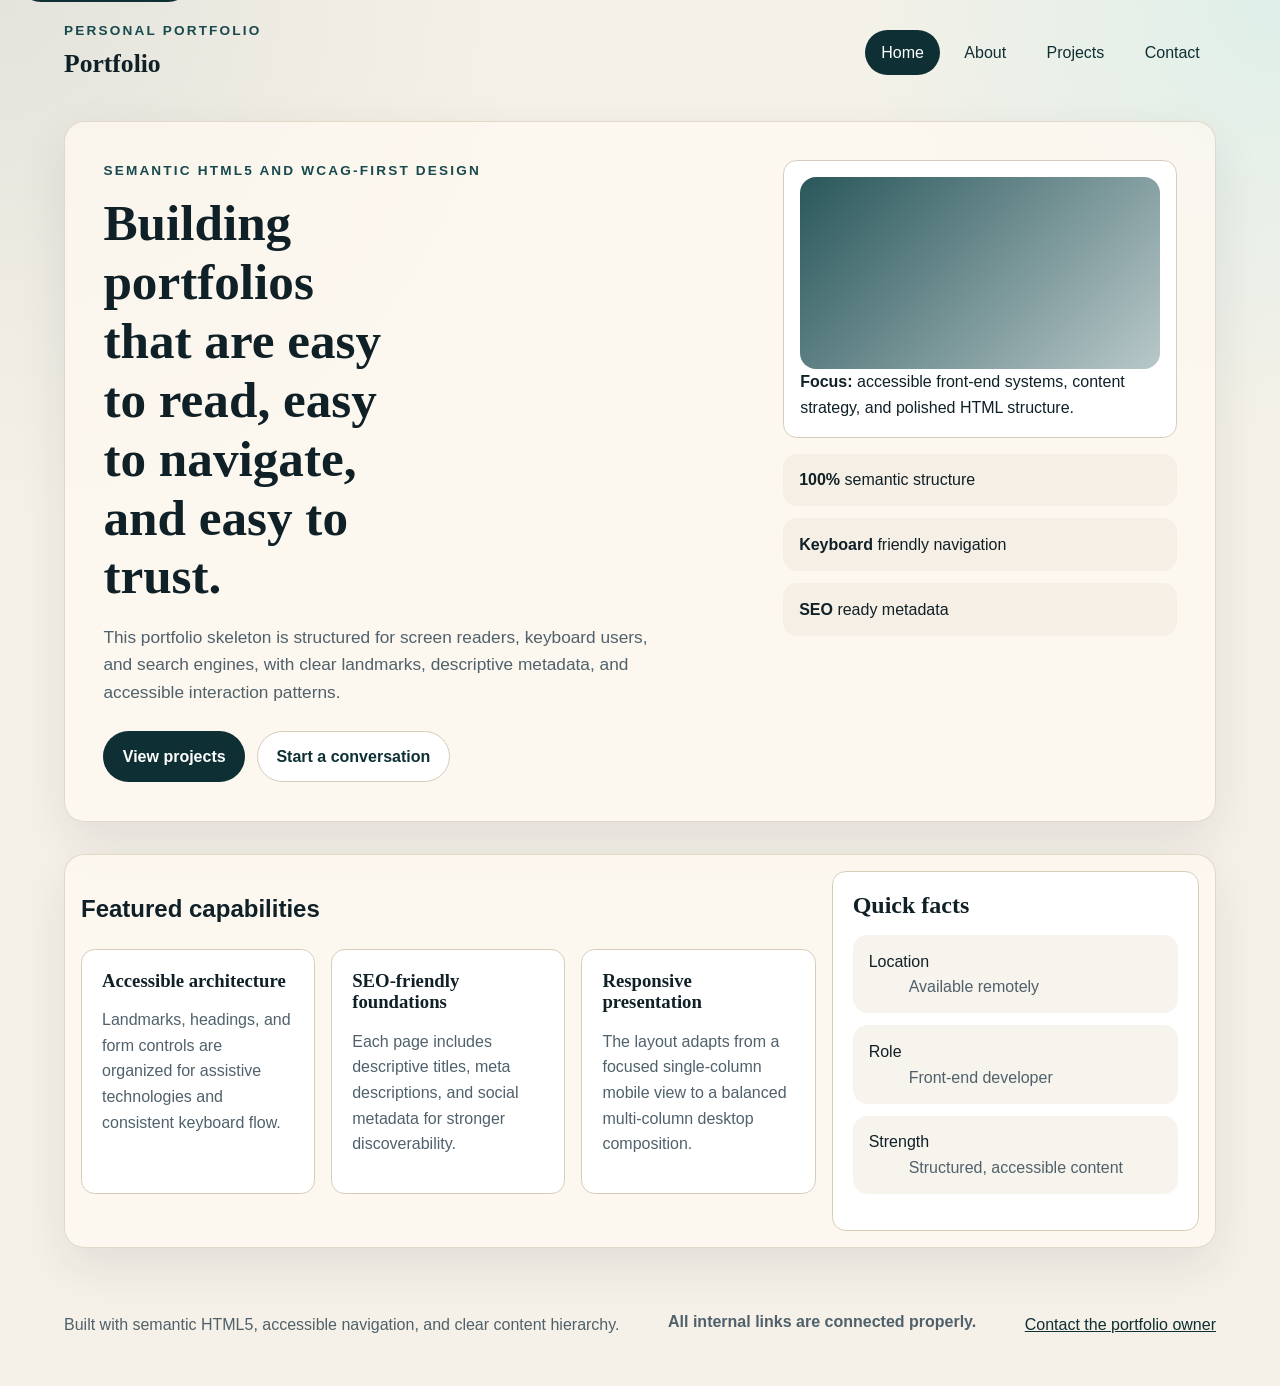
<file: index.html>
<!DOCTYPE html>
<html lang="en">
<head>
  <meta charset="utf-8">
  <meta name="viewport" content="width=device-width, initial-scale=1">
  <meta name="description" content="A semantic, accessible personal portfolio for a product designer and front-end developer focused on clear, inclusive digital experiences.">
  <meta name="keywords" content="portfolio, accessible web design, semantic HTML, WCAG, front-end developer, product designer">
  <meta name="author" content="Portfolio">
  <meta name="robots" content="index,follow">
  <meta name="theme-color" content="#0f172a">
  <meta property="og:type" content="website">
  <meta property="og:title" content="Portfolio | Accessible Front-End Work">
  <meta property="og:description" content="Semantic, SEO-friendly portfolio pages with WCAG-aligned structure and accessible navigation.">
  <meta property="og:site_name" content="Portfolio">
  <meta name="twitter:card" content="summary_large_image">
  <meta name="twitter:title" content="Portfolio | Accessible Front-End Work">
  <meta name="twitter:description" content="Semantic, SEO-friendly portfolio pages with WCAG-aligned structure and accessible navigation.">
  <title>Portfolio | Accessible Front-End Work</title>
  <link rel="stylesheet" href="assets/styles.css">
</head>
<body>
  <a class="skip-link" href="#main-content">Skip to main content</a>

  <header class="site-header" role="banner">
    <div class="brand-block">
      <p class="eyebrow">Personal Portfolio</p>
      <a class="brand" href="index.html" aria-label="Portfolio home">Portfolio</a>
    </div>

    <nav class="site-nav" aria-label="Primary navigation" role="navigation">
      <a class="nav-link is-current" href="index.html" aria-current="page">Home</a>
      <a class="nav-link" href="about.html">About</a>
      <a class="nav-link" href="projects.html">Projects</a>
      <a class="nav-link" href="contact.html">Contact</a>
    </nav>
  </header>

  <main id="main-content" role="main">
    <section class="hero" aria-labelledby="hero-title">
      <div class="hero-copy">
        <p class="eyebrow">Semantic HTML5 and WCAG-first design</p>
        <h1 id="hero-title">Building portfolios that are easy to read, easy to navigate, and easy to trust.</h1>
        <p class="lead">This portfolio skeleton is structured for screen readers, keyboard users, and search engines, with clear landmarks, descriptive metadata, and accessible interaction patterns.</p>
        <div class="hero-actions" aria-label="Primary actions">
          <a class="button button-primary" href="projects.html">View projects</a>
          <a class="button button-secondary" href="contact.html">Start a conversation</a>
        </div>
      </div>

      <aside class="hero-aside" aria-label="Profile summary">
        <figure class="profile-card">
          <div class="profile-art" aria-hidden="true"></div>
          <figcaption>
            <strong>Focus:</strong> accessible front-end systems, content strategy, and polished HTML structure.
          </figcaption>
        </figure>
        <ul class="stats-list" aria-label="Highlights">
          <li><strong>100%</strong> semantic structure</li>
          <li><strong>Keyboard</strong> friendly navigation</li>
          <li><strong>SEO</strong> ready metadata</li>
        </ul>
      </aside>
    </section>

    <section class="content-grid" aria-labelledby="featured-heading">
      <div>
        <h2 id="featured-heading">Featured capabilities</h2>
        <div class="card-grid">
          <article class="card">
            <h3>Accessible architecture</h3>
            <p>Landmarks, headings, and form controls are organized for assistive technologies and consistent keyboard flow.</p>
          </article>
          <article class="card">
            <h3>SEO-friendly foundations</h3>
            <p>Each page includes descriptive titles, meta descriptions, and social metadata for stronger discoverability.</p>
          </article>
          <article class="card">
            <h3>Responsive presentation</h3>
            <p>The layout adapts from a focused single-column mobile view to a balanced multi-column desktop composition.</p>
          </article>
        </div>
      </div>

      <aside class="sidebar" aria-labelledby="quick-facts-heading">
        <h2 id="quick-facts-heading">Quick facts</h2>
        <dl class="facts">
          <div>
            <dt>Location</dt>
            <dd>Available remotely</dd>
          </div>
          <div>
            <dt>Role</dt>
            <dd>Front-end developer</dd>
          </div>
          <div>
            <dt>Strength</dt>
            <dd>Structured, accessible content</dd>
          </div>
        </dl>
      </aside>
    </section>
  </main>

  <footer class="site-footer" role="contentinfo">
    <p>Built with semantic HTML5, accessible navigation, and clear content hierarchy.</p>
    <p class="status-note">All internal links are connected properly.</p>
    <address>
      <a href="contact.html">Contact the portfolio owner</a>
    </address>
  </footer>
</body>
</html>
</file>
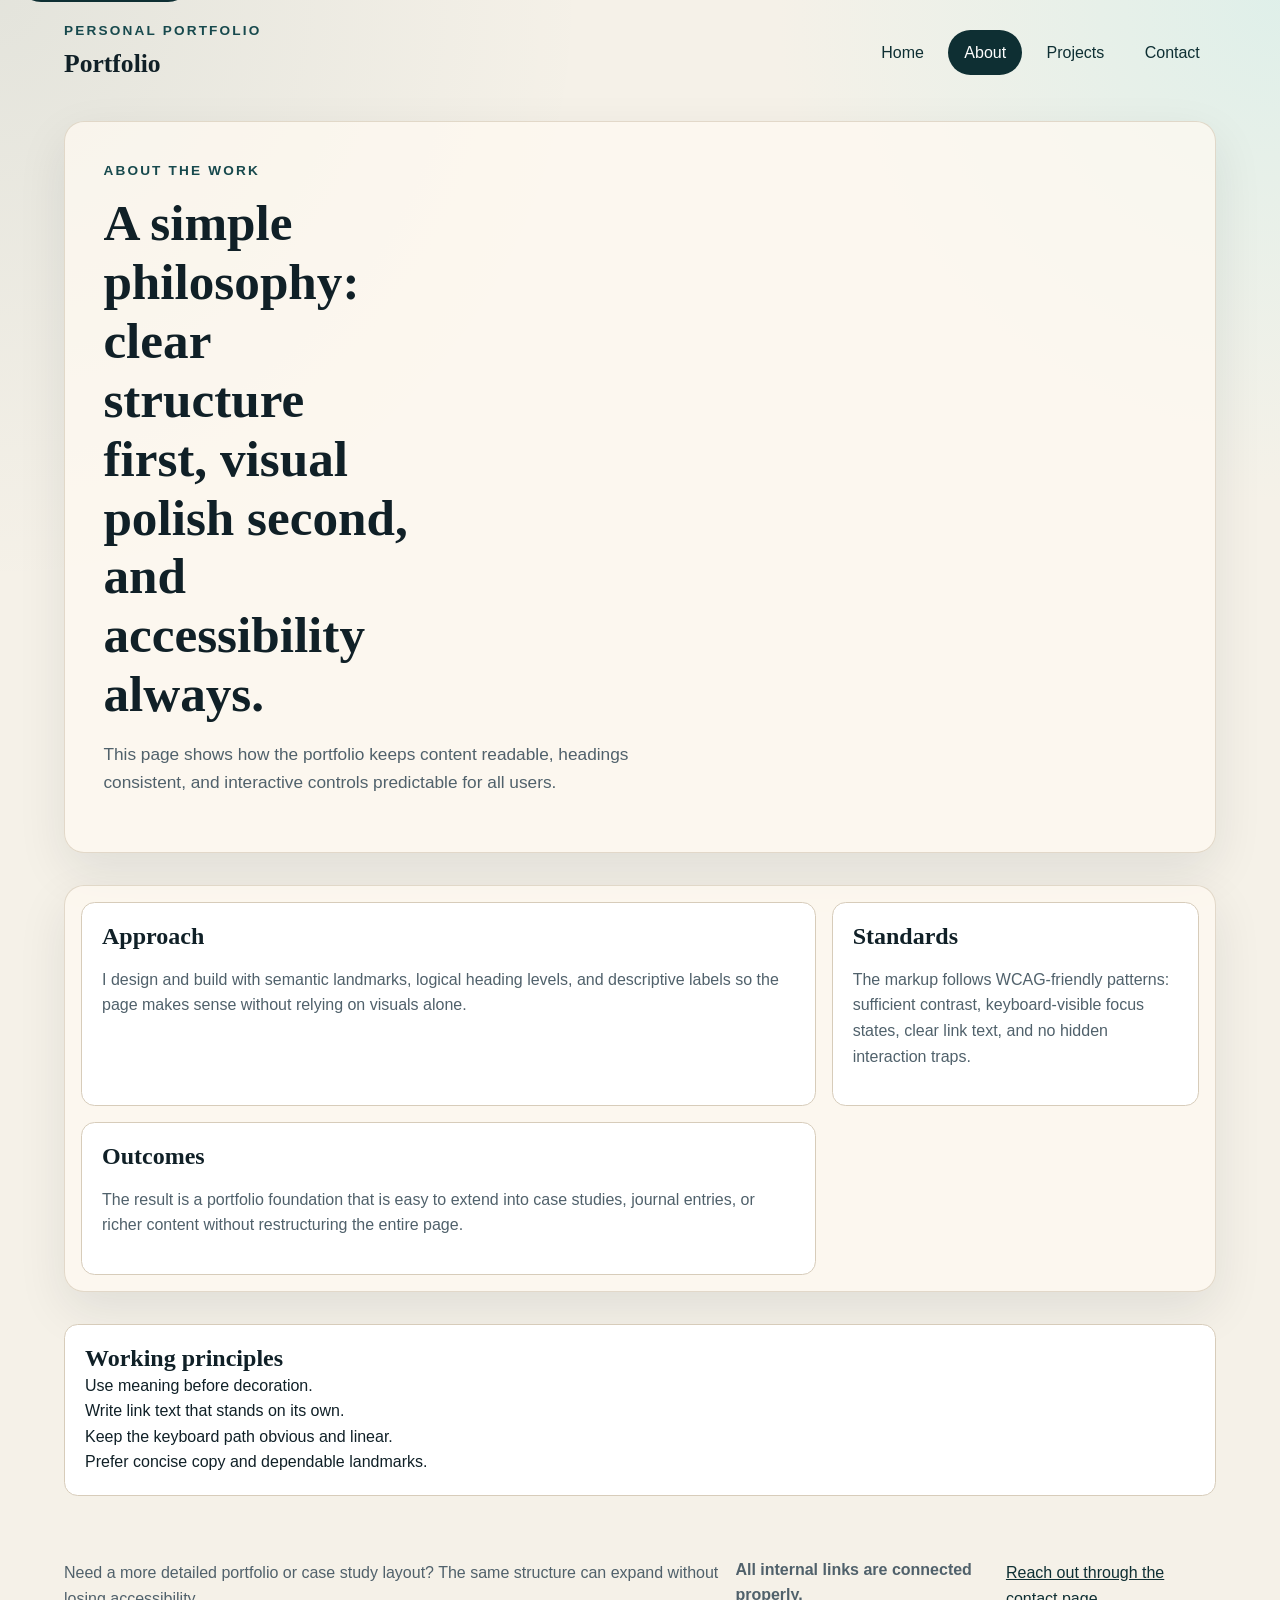
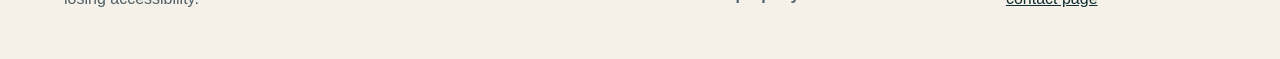
<file: about.html>
<!DOCTYPE html>
<html lang="en">
<head>
  <meta charset="utf-8">
  <meta name="viewport" content="width=device-width, initial-scale=1">
  <meta name="description" content="Learn about this portfolio, focused on semantic HTML, accessibility, and SEO-friendly front-end structure.">
  <meta name="keywords" content="about, accessibility, semantic HTML5, portfolio, front-end, WCAG">
  <meta name="author" content="Portfolio">
  <meta name="robots" content="index,follow">
  <meta name="theme-color" content="#0f172a">
  <meta property="og:type" content="website">
  <meta property="og:title" content="About | Portfolio">
  <meta property="og:description" content="Discover the values and process behind this accessible, semantic portfolio skeleton.">
  <meta property="og:site_name" content="Portfolio">
  <meta name="twitter:card" content="summary">
  <meta name="twitter:title" content="About | Portfolio">
  <meta name="twitter:description" content="Discover the values and process behind this accessible, semantic portfolio skeleton.">
  <title>About | Portfolio</title>
  <link rel="stylesheet" href="assets/styles.css">
</head>
<body>
  <a class="skip-link" href="#main-content">Skip to main content</a>

  <header class="site-header" role="banner">
    <div class="brand-block">
      <p class="eyebrow">Personal Portfolio</p>
      <a class="brand" href="index.html" aria-label="Portfolio home">Portfolio</a>
    </div>

    <nav class="site-nav" aria-label="Primary navigation" role="navigation">
      <a class="nav-link" href="index.html">Home</a>
      <a class="nav-link is-current" href="about.html" aria-current="page">About</a>
      <a class="nav-link" href="projects.html">Projects</a>
      <a class="nav-link" href="contact.html">Contact</a>
    </nav>
  </header>

  <main id="main-content" role="main">
    <section class="page-hero" aria-labelledby="about-title">
      <p class="eyebrow">About the work</p>
      <h1 id="about-title">A simple philosophy: clear structure first, visual polish second, and accessibility always.</h1>
      <p class="lead">This page shows how the portfolio keeps content readable, headings consistent, and interactive controls predictable for all users.</p>
    </section>

    <section class="content-grid" aria-labelledby="approach-heading">
      <article class="card">
        <h2 id="approach-heading">Approach</h2>
        <p>I design and build with semantic landmarks, logical heading levels, and descriptive labels so the page makes sense without relying on visuals alone.</p>
      </article>
      <article class="card">
        <h2>Standards</h2>
        <p>The markup follows WCAG-friendly patterns: sufficient contrast, keyboard-visible focus states, clear link text, and no hidden interaction traps.</p>
      </article>
      <article class="card">
        <h2>Outcomes</h2>
        <p>The result is a portfolio foundation that is easy to extend into case studies, journal entries, or richer content without restructuring the entire page.</p>
      </article>
    </section>

    <aside class="sidebar" aria-label="Principles">
      <h2>Working principles</h2>
      <ul class="bullet-list">
        <li>Use meaning before decoration.</li>
        <li>Write link text that stands on its own.</li>
        <li>Keep the keyboard path obvious and linear.</li>
        <li>Prefer concise copy and dependable landmarks.</li>
      </ul>
    </aside>
  </main>

  <footer class="site-footer" role="contentinfo">
    <p>Need a more detailed portfolio or case study layout? The same structure can expand without losing accessibility.</p>
    <p class="status-note">All internal links are connected properly.</p>
    <address>
      <a href="contact.html">Reach out through the contact page</a>
    </address>
  </footer>
</body>
</html>
</file>
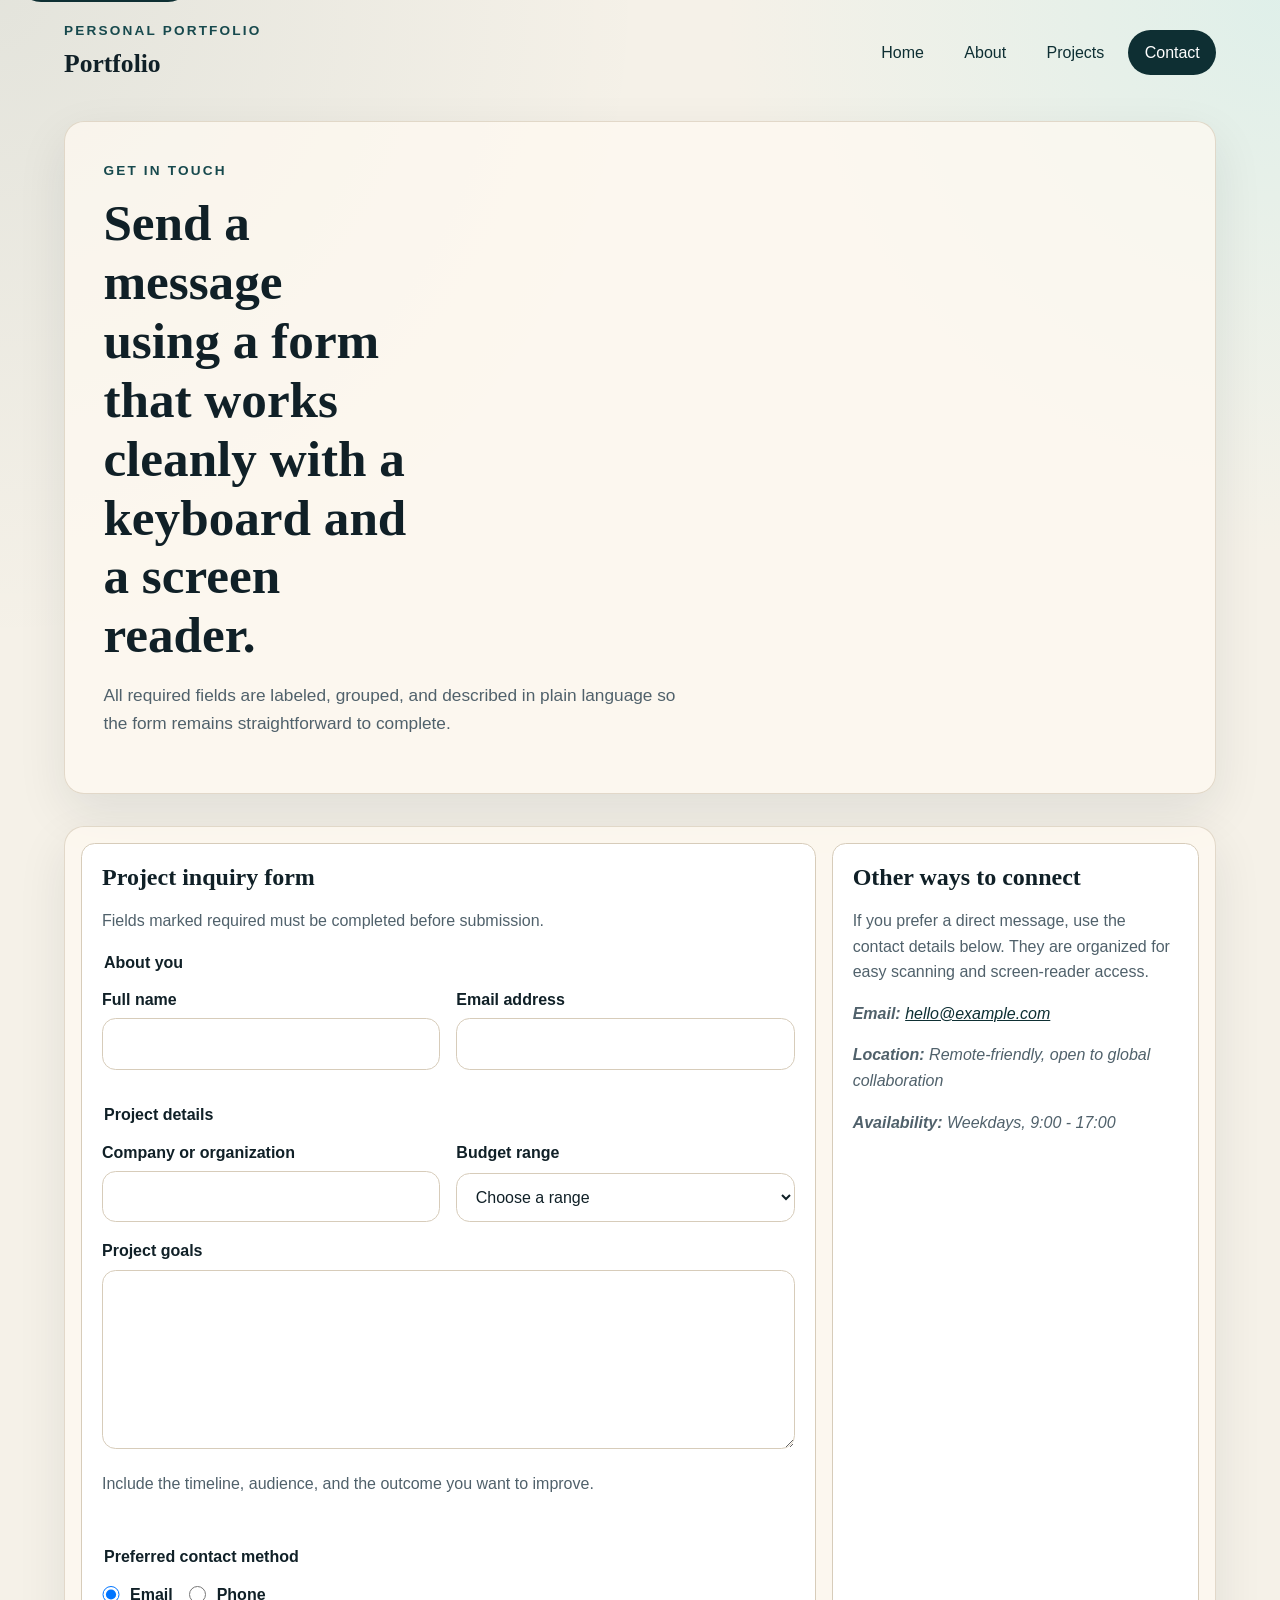
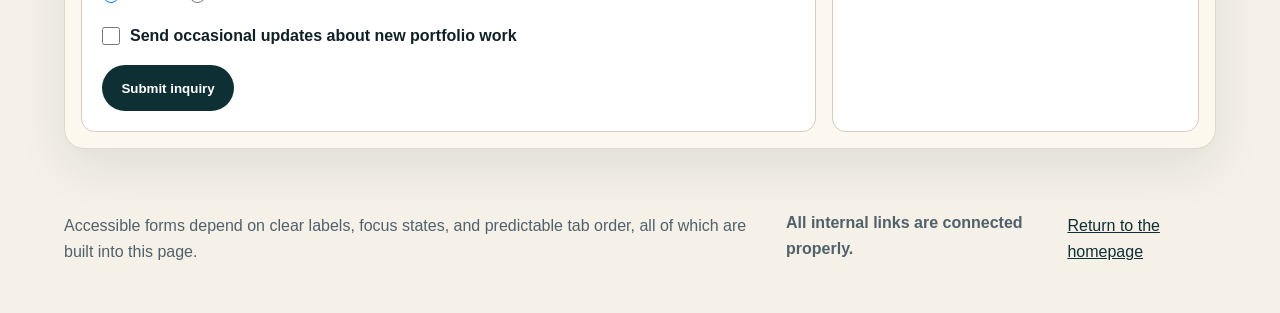
<file: contact.html>
<!DOCTYPE html>
<html lang="en">
<head>
  <meta charset="utf-8">
  <meta name="viewport" content="width=device-width, initial-scale=1">
  <meta name="description" content="Contact this portfolio through an accessible, keyboard-friendly form with clear labels and field grouping.">
  <meta name="keywords" content="contact form, accessible form, portfolio contact, WCAG form design">
  <meta name="author" content="Portfolio">
  <meta name="robots" content="index,follow">
  <meta name="theme-color" content="#0f172a">
  <meta property="og:type" content="website">
  <meta property="og:title" content="Contact | Portfolio">
  <meta property="og:description" content="Contact this portfolio through an accessible, keyboard-friendly form with clear labels and field grouping.">
  <meta property="og:site_name" content="Portfolio">
  <meta name="twitter:card" content="summary">
  <meta name="twitter:title" content="Contact | Portfolio">
  <meta name="twitter:description" content="Contact this portfolio through an accessible, keyboard-friendly form with clear labels and field grouping.">
  <title>Contact | Portfolio</title>
  <link rel="stylesheet" href="assets/styles.css">
</head>
<body>
  <a class="skip-link" href="#main-content">Skip to main content</a>

  <header class="site-header" role="banner">
    <div class="brand-block">
      <p class="eyebrow">Personal Portfolio</p>
      <a class="brand" href="index.html" aria-label="Portfolio home">Portfolio</a>
    </div>

    <nav class="site-nav" aria-label="Primary navigation" role="navigation">
      <a class="nav-link" href="index.html">Home</a>
      <a class="nav-link" href="about.html">About</a>
      <a class="nav-link" href="projects.html">Projects</a>
      <a class="nav-link is-current" href="contact.html" aria-current="page">Contact</a>
    </nav>
  </header>

  <main id="main-content" role="main">
    <section class="page-hero" aria-labelledby="contact-title">
      <p class="eyebrow">Get in touch</p>
      <h1 id="contact-title">Send a message using a form that works cleanly with a keyboard and a screen reader.</h1>
      <p class="lead">All required fields are labeled, grouped, and described in plain language so the form remains straightforward to complete.</p>
    </section>

    <section class="contact-layout" aria-labelledby="form-heading">
      <form class="contact-form card" action="#" method="post" aria-describedby="form-help" role="form">
        <h2 id="form-heading">Project inquiry form</h2>
        <p id="form-help">Fields marked required must be completed before submission.</p>

        <fieldset>
          <legend>About you</legend>
          <div class="field-grid">
            <div class="field">
              <label for="name">Full name</label>
              <input id="name" name="name" type="text" autocomplete="name" required aria-required="true">
            </div>

            <div class="field">
              <label for="email">Email address</label>
              <input id="email" name="email" type="email" autocomplete="email" required aria-required="true">
            </div>
          </div>
        </fieldset>

        <fieldset>
          <legend>Project details</legend>
          <div class="field-grid">
            <div class="field">
              <label for="company">Company or organization</label>
              <input id="company" name="company" type="text" autocomplete="organization">
            </div>

            <div class="field">
              <label for="budget">Budget range</label>
              <select id="budget" name="budget">
                <option value="">Choose a range</option>
                <option>Under $5k</option>
                <option>$5k - $15k</option>
                <option>$15k - $30k</option>
                <option>$30k+</option>
              </select>
            </div>
          </div>

          <div class="field">
            <label for="message">Project goals</label>
            <textarea id="message" name="message" rows="6" minlength="20" required aria-describedby="message-help" aria-required="true"></textarea>
            <p id="message-help">Include the timeline, audience, and the outcome you want to improve.</p>
          </div>
        </fieldset>

        <fieldset>
          <legend>Preferred contact method</legend>
          <div class="inline-options">
            <div class="option">
              <input id="contact-email" name="preferred-contact" type="radio" value="email" checked>
              <label for="contact-email">Email</label>
            </div>
            <div class="option">
              <input id="contact-phone" name="preferred-contact" type="radio" value="phone">
              <label for="contact-phone">Phone</label>
            </div>
          </div>
        </fieldset>

        <div class="field check-row">
          <input id="updates" name="updates" type="checkbox">
          <label for="updates">Send occasional updates about new portfolio work</label>
        </div>

        <button class="button button-primary" type="submit">Submit inquiry</button>
      </form>

      <aside class="sidebar" aria-labelledby="contact-details-heading">
        <h2 id="contact-details-heading">Other ways to connect</h2>
        <p>If you prefer a direct message, use the contact details below. They are organized for easy scanning and screen-reader access.</p>
        <address class="contact-details">
          <p><strong>Email:</strong> <a href="mailto:hello@example.com">hello@example.com</a></p>
          <p><strong>Location:</strong> Remote-friendly, open to global collaboration</p>
          <p><strong>Availability:</strong> Weekdays, 9:00 - 17:00</p>
        </address>
      </aside>
    </section>
  </main>

  <footer class="site-footer" role="contentinfo">
    <p>Accessible forms depend on clear labels, focus states, and predictable tab order, all of which are built into this page.</p>
    <p class="status-note">All internal links are connected properly.</p>
    <address>
      <a href="index.html">Return to the homepage</a>
    </address>
  </footer>
</body>
</html>
</file>
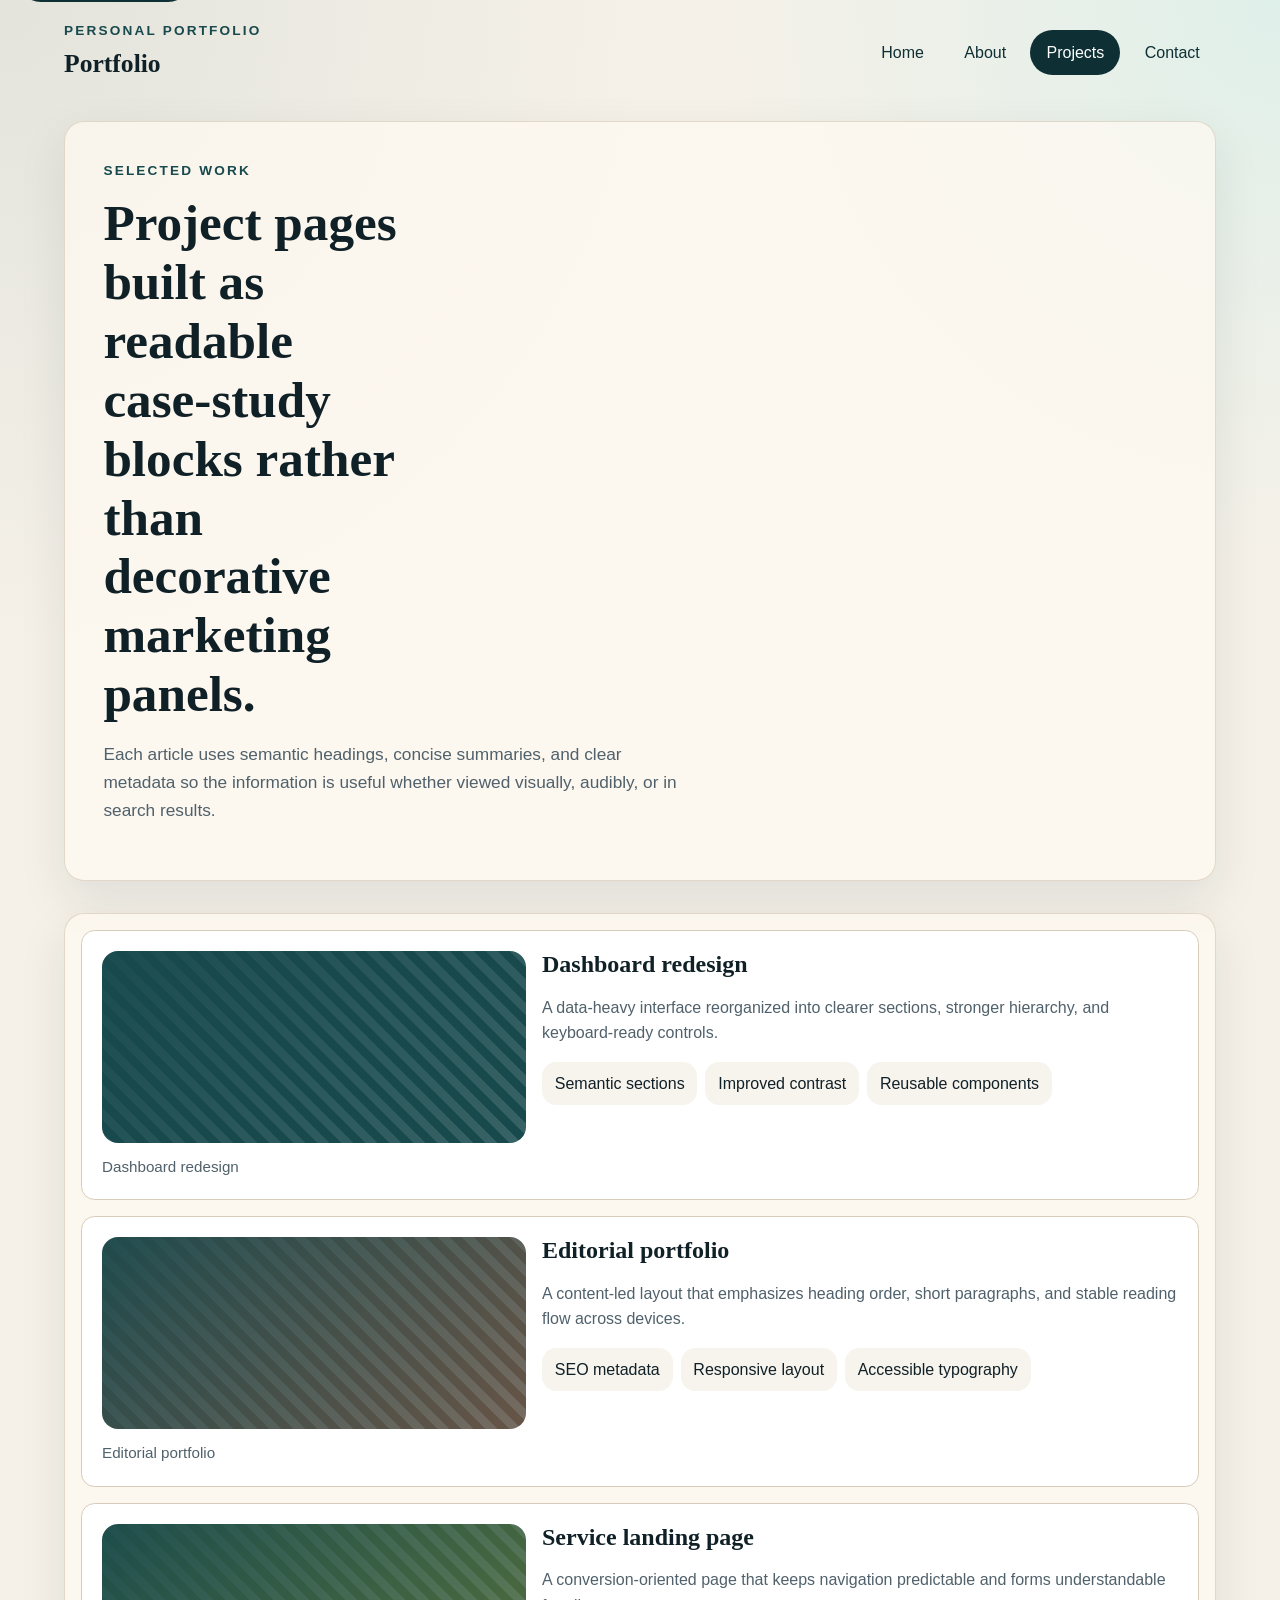
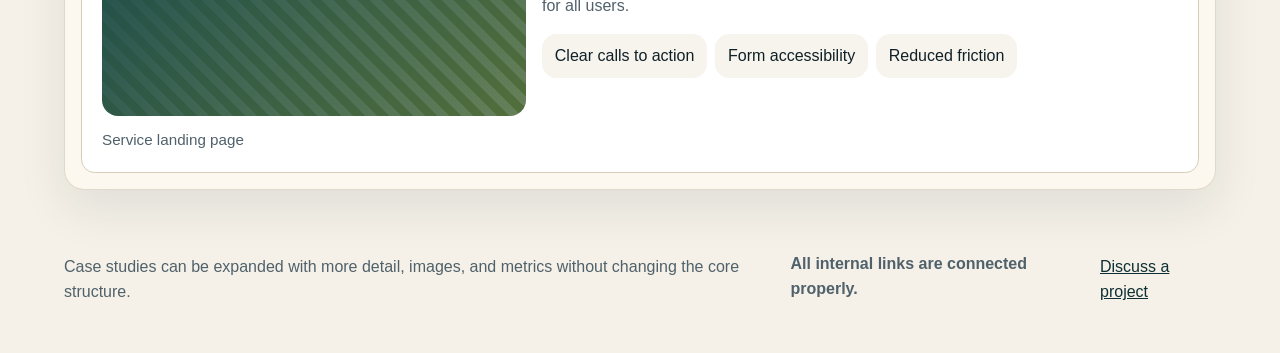
<file: projects.html>
<!DOCTYPE html>
<html lang="en">
<head>
  <meta charset="utf-8">
  <meta name="viewport" content="width=device-width, initial-scale=1">
  <meta name="description" content="Browse accessible, semantic project case study placeholders for a personal portfolio.">
  <meta name="keywords" content="projects, case studies, accessible portfolio, semantic HTML, front-end development">
  <meta name="author" content="Portfolio">
  <meta name="robots" content="index,follow">
  <meta name="theme-color" content="#0f172a">
  <meta property="og:type" content="website">
  <meta property="og:title" content="Projects | Portfolio">
  <meta property="og:description" content="Browse accessible, semantic project case study placeholders for a personal portfolio.">
  <meta property="og:site_name" content="Portfolio">
  <meta name="twitter:card" content="summary">
  <meta name="twitter:title" content="Projects | Portfolio">
  <meta name="twitter:description" content="Browse accessible, semantic project case study placeholders for a personal portfolio.">
  <title>Projects | Portfolio</title>
  <link rel="stylesheet" href="assets/styles.css">
</head>
<body>
  <a class="skip-link" href="#main-content">Skip to main content</a>

  <header class="site-header" role="banner">
    <div class="brand-block">
      <p class="eyebrow">Personal Portfolio</p>
      <a class="brand" href="index.html" aria-label="Portfolio home">Portfolio</a>
    </div>

    <nav class="site-nav" aria-label="Primary navigation" role="navigation">
      <a class="nav-link" href="index.html">Home</a>
      <a class="nav-link" href="about.html">About</a>
      <a class="nav-link is-current" href="projects.html" aria-current="page">Projects</a>
      <a class="nav-link" href="contact.html">Contact</a>
    </nav>
  </header>

  <main id="main-content" role="main">
    <section class="page-hero" aria-labelledby="projects-title">
      <p class="eyebrow">Selected work</p>
      <h1 id="projects-title">Project pages built as readable case-study blocks rather than decorative marketing panels.</h1>
      <p class="lead">Each article uses semantic headings, concise summaries, and clear metadata so the information is useful whether viewed visually, audibly, or in search results.</p>
    </section>

    <section class="project-list" aria-label="Project case studies">
      <article class="project card">
        <figure class="project-figure">
          <div class="project-visual project-visual-one" aria-hidden="true"></div>
          <figcaption>Dashboard redesign</figcaption>
        </figure>
        <div>
          <h2>Dashboard redesign</h2>
          <p>A data-heavy interface reorganized into clearer sections, stronger hierarchy, and keyboard-ready controls.</p>
          <ul class="tag-list" aria-label="Project attributes">
            <li>Semantic sections</li>
            <li>Improved contrast</li>
            <li>Reusable components</li>
          </ul>
        </div>
      </article>

      <article class="project card">
        <figure class="project-figure">
          <div class="project-visual project-visual-two" aria-hidden="true"></div>
          <figcaption>Editorial portfolio</figcaption>
        </figure>
        <div>
          <h2>Editorial portfolio</h2>
          <p>A content-led layout that emphasizes heading order, short paragraphs, and stable reading flow across devices.</p>
          <ul class="tag-list" aria-label="Project attributes">
            <li>SEO metadata</li>
            <li>Responsive layout</li>
            <li>Accessible typography</li>
          </ul>
        </div>
      </article>

      <article class="project card">
        <figure class="project-figure">
          <div class="project-visual project-visual-three" aria-hidden="true"></div>
          <figcaption>Service landing page</figcaption>
        </figure>
        <div>
          <h2>Service landing page</h2>
          <p>A conversion-oriented page that keeps navigation predictable and forms understandable for all users.</p>
          <ul class="tag-list" aria-label="Project attributes">
            <li>Clear calls to action</li>
            <li>Form accessibility</li>
            <li>Reduced friction</li>
          </ul>
        </div>
      </article>
    </section>
  </main>

  <footer class="site-footer" role="contentinfo">
    <p>Case studies can be expanded with more detail, images, and metrics without changing the core structure.</p>
    <p class="status-note">All internal links are connected properly.</p>
    <address>
      <a href="contact.html">Discuss a project</a>
    </address>
  </footer>
</body>
</html>
</file>
<file: assets/styles.css>
:root {
  color-scheme: light;
  --bg: #f5f1e8;
  --bg-elevated: #fffaf2;
  --surface: #ffffff;
  --surface-strong: #f0eadf;
  --text: #102027;
  --muted: #50616b;
  --border: #d7ccba;
  --accent: #17494d;
  --accent-strong: #0e2f33;
  --accent-soft: #d8efea;
  --shadow: 0 18px 50px rgba(16, 32, 39, 0.09);
  --radius: 1.25rem;
  --radius-sm: 0.85rem;
  --max-width: 72rem;
  --body-font: "Trebuchet MS", "Segoe UI", sans-serif;
  --heading-font: "Georgia", "Times New Roman", serif;
}

* {
  box-sizing: border-box;
}

html {
  scroll-behavior: smooth;
}

body {
  margin: 0;
  min-height: 100vh;
  background:
    radial-gradient(circle at top left, rgba(23, 73, 77, 0.08), transparent 28%),
    radial-gradient(circle at top right, rgba(216, 239, 234, 0.75), transparent 24%),
    var(--bg);
  color: var(--text);
  font-family: var(--body-font);
  line-height: 1.6;
}

img {
  max-width: 100%;
  display: block;
}

a {
  color: inherit;
}

.skip-link {
  position: absolute;
  top: -3rem;
  left: 1rem;
  z-index: 1000;
  padding: 0.75rem 1rem;
  background: var(--accent-strong);
  color: #fff;
  border-radius: 999px;
  text-decoration: none;
}

.skip-link:focus {
  top: 1rem;
}

.site-header,
main,
.site-footer {
  width: min(calc(100% - 2rem), var(--max-width));
  margin-inline: auto;
}

.site-header {
  display: flex;
  justify-content: space-between;
  align-items: center;
  gap: 1.5rem;
  padding: 1.25rem 0;
}

.brand-block {
  display: grid;
  gap: 0.15rem;
}

.eyebrow {
  margin: 0;
  font-size: 0.85rem;
  letter-spacing: 0.16em;
  text-transform: uppercase;
  color: var(--accent);
  font-weight: 700;
}

.brand {
  font-family: var(--heading-font);
  font-size: clamp(1.45rem, 2vw, 2rem);
  font-weight: 700;
  text-decoration: none;
}

.site-nav {
  display: flex;
  flex-wrap: wrap;
  justify-content: flex-end;
  gap: 0.5rem;
}

.nav-link {
  display: inline-flex;
  align-items: center;
  min-height: 2.75rem;
  padding: 0.55rem 0.95rem;
  border-radius: 999px;
  text-decoration: none;
  color: var(--accent-strong);
  border: 1px solid transparent;
}

.nav-link:hover,
.nav-link:focus-visible {
  background: var(--surface);
  border-color: var(--border);
}

.nav-link.is-current {
  background: var(--accent-strong);
  color: #fff;
}

main {
  display: grid;
  gap: 2rem;
  padding: 1rem 0 3rem;
}

.hero,
.page-hero,
.content-grid,
.contact-layout,
.project-list {
  background: rgba(255, 250, 242, 0.72);
  border: 1px solid rgba(215, 204, 186, 0.72);
  border-radius: var(--radius);
  box-shadow: var(--shadow);
}

.hero,
.page-hero {
  padding: clamp(1.5rem, 3vw, 3rem);
}

.hero {
  display: grid;
  grid-template-columns: minmax(0, 1.5fr) minmax(280px, 0.9fr);
  gap: 1.5rem;
  align-items: start;
}

.hero-copy h1,
.page-hero h1,
.card h2,
.card h3,
.sidebar h2,
.contact-form h2 {
  margin: 0;
  font-family: var(--heading-font);
  line-height: 1.15;
}

.hero-copy h1,
.page-hero h1 {
  font-size: clamp(2.25rem, 4vw, 4rem);
  max-width: 12ch;
  margin-top: 0.75rem;
}

.lead {
  font-size: 1.08rem;
  color: var(--muted);
  max-width: 60ch;
}

.hero-actions {
  display: flex;
  flex-wrap: wrap;
  gap: 0.75rem;
  margin-top: 1.5rem;
}

.button {
  display: inline-flex;
  align-items: center;
  justify-content: center;
  min-height: 2.9rem;
  padding: 0.75rem 1.15rem;
  border-radius: 999px;
  border: 1px solid transparent;
  text-decoration: none;
  font-weight: 700;
}

.button-primary {
  background: var(--accent-strong);
  color: #fff;
}

.button-secondary {
  background: var(--surface);
  color: var(--accent-strong);
  border-color: var(--border);
}

.button:hover,
.button:focus-visible,
button:hover,
button:focus-visible,
input:focus-visible,
select:focus-visible,
textarea:focus-visible,
a:focus-visible {
  outline: 3px solid rgba(23, 73, 77, 0.26);
  outline-offset: 2px;
}

.hero-aside {
  display: grid;
  gap: 1rem;
}

.profile-card,
.card,
.sidebar,
.contact-form {
  background: var(--surface);
  border: 1px solid var(--border);
  border-radius: var(--radius-sm);
}

.profile-card {
  margin: 0;
  padding: 1rem;
}

.profile-art,
.project-visual {
  border-radius: 1rem;
  min-height: 12rem;
  background:
    linear-gradient(135deg, rgba(23, 73, 77, 0.92), rgba(23, 73, 77, 0.3)),
    linear-gradient(45deg, rgba(255, 255, 255, 0.2) 25%, transparent 25%, transparent 50%, rgba(255, 255, 255, 0.2) 50%, rgba(255, 255, 255, 0.2) 75%, transparent 75%, transparent);
  background-size: auto, 1.5rem 1.5rem;
}

.stats-list,
.bullet-list,
.tag-list {
  list-style: none;
  padding: 0;
  margin: 0;
}

.stats-list {
  display: grid;
  gap: 0.75rem;
}

.stats-list li,
.facts div,
.tag-list li {
  padding: 0.85rem 1rem;
  background: rgba(240, 234, 223, 0.55);
  border-radius: 0.9rem;
}

.content-grid,
.contact-layout {
  display: grid;
  grid-template-columns: minmax(0, 1.6fr) minmax(260px, 0.8fr);
  gap: 1rem;
  padding: 1rem;
}

.card-grid {
  display: grid;
  grid-template-columns: repeat(3, minmax(0, 1fr));
  gap: 1rem;
}

.card,
.sidebar {
  padding: 1.25rem;
}

.card p,
.sidebar p,
.site-footer p,
.contact-details p,
.facts dd,
.project p,
.contact-form p {
  color: var(--muted);
}

.status-note {
  margin: 0.35rem 0 0.75rem;
  font-weight: 700;
  color: var(--accent-strong);
}

.facts {
  display: grid;
  gap: 0.75rem;
}

.facts div,
.contact-details {
  margin: 0;
}

.project-list {
  display: grid;
  gap: 1rem;
  padding: 1rem;
}

.project {
  display: grid;
  grid-template-columns: minmax(220px, 0.8fr) minmax(0, 1.2fr);
  gap: 1rem;
  align-items: start;
}

.project-figure {
  margin: 0;
}

.project-figure figcaption {
  margin-top: 0.75rem;
  font-size: 0.95rem;
  color: var(--muted);
}

.project-visual-one {
  background-color: #17494d;
}

.project-visual-two {
  background-color: #8a5a44;
}

.project-visual-three {
  background-color: #6c7f34;
}

.tag-list {
  display: flex;
  flex-wrap: wrap;
  gap: 0.5rem;
  margin-top: 1rem;
}

.tag-list li {
  padding: 0.55rem 0.8rem;
}

.contact-form {
  padding: 1.25rem;
}

.contact-form fieldset {
  margin: 0 0 1rem;
  padding: 0;
  border: 0;
}

.contact-form legend {
  margin-bottom: 0.75rem;
  font-weight: 700;
}

.field-grid {
  display: grid;
  grid-template-columns: repeat(2, minmax(0, 1fr));
  gap: 1rem;
}

.field {
  display: grid;
  gap: 0.35rem;
  margin-bottom: 1rem;
}

label {
  font-weight: 700;
}

input,
select,
textarea {
  width: 100%;
  min-height: 2.9rem;
  padding: 0.75rem 0.9rem;
  border-radius: 0.85rem;
  border: 1px solid var(--border);
  background: #fff;
  color: var(--text);
  font: inherit;
}

textarea {
  min-height: 10rem;
  resize: vertical;
}

.inline-options {
  display: flex;
  flex-wrap: wrap;
  gap: 1rem;
}

.option,
.check-row {
  display: flex;
  align-items: center;
  gap: 0.65rem;
}

.option input,
.check-row input {
  width: 1.1rem;
  height: 1.1rem;
  min-height: 1.1rem;
  margin: 0;
}

.check-row {
  margin-bottom: 1rem;
}

.site-footer {
  display: flex;
  justify-content: space-between;
  align-items: center;
  gap: 1rem;
  padding: 0 0 2rem;
  color: var(--muted);
}

.site-footer address {
  font-style: normal;
}

.site-footer a,
.contact-details a {
  color: var(--accent-strong);
}

@media (max-width: 56rem) {
  .site-header,
  .site-footer,
  .hero,
  .content-grid,
  .contact-layout,
  .project,
  .card-grid,
  .field-grid {
    grid-template-columns: 1fr;
  }

  .site-header,
  .site-footer,
  .project {
    display: grid;
  }

  .site-header {
    justify-content: initial;
  }

  .site-nav {
    justify-content: flex-start;
  }

  .hero,
  .content-grid,
  .contact-layout {
    display: grid;
  }

  .card-grid {
    grid-template-columns: 1fr;
  }
}

@media (max-width: 40rem) {
  main {
    padding-top: 0.5rem;
  }

  .hero,
  .page-hero,
  .content-grid,
  .contact-layout,
  .project-list {
    border-radius: 1rem;
  }

  .site-nav {
    gap: 0.35rem;
  }

  .nav-link,
  .button {
    width: 100%;
  }

  .hero-actions,
  .inline-options {
    flex-direction: column;
  }
}
</file>
